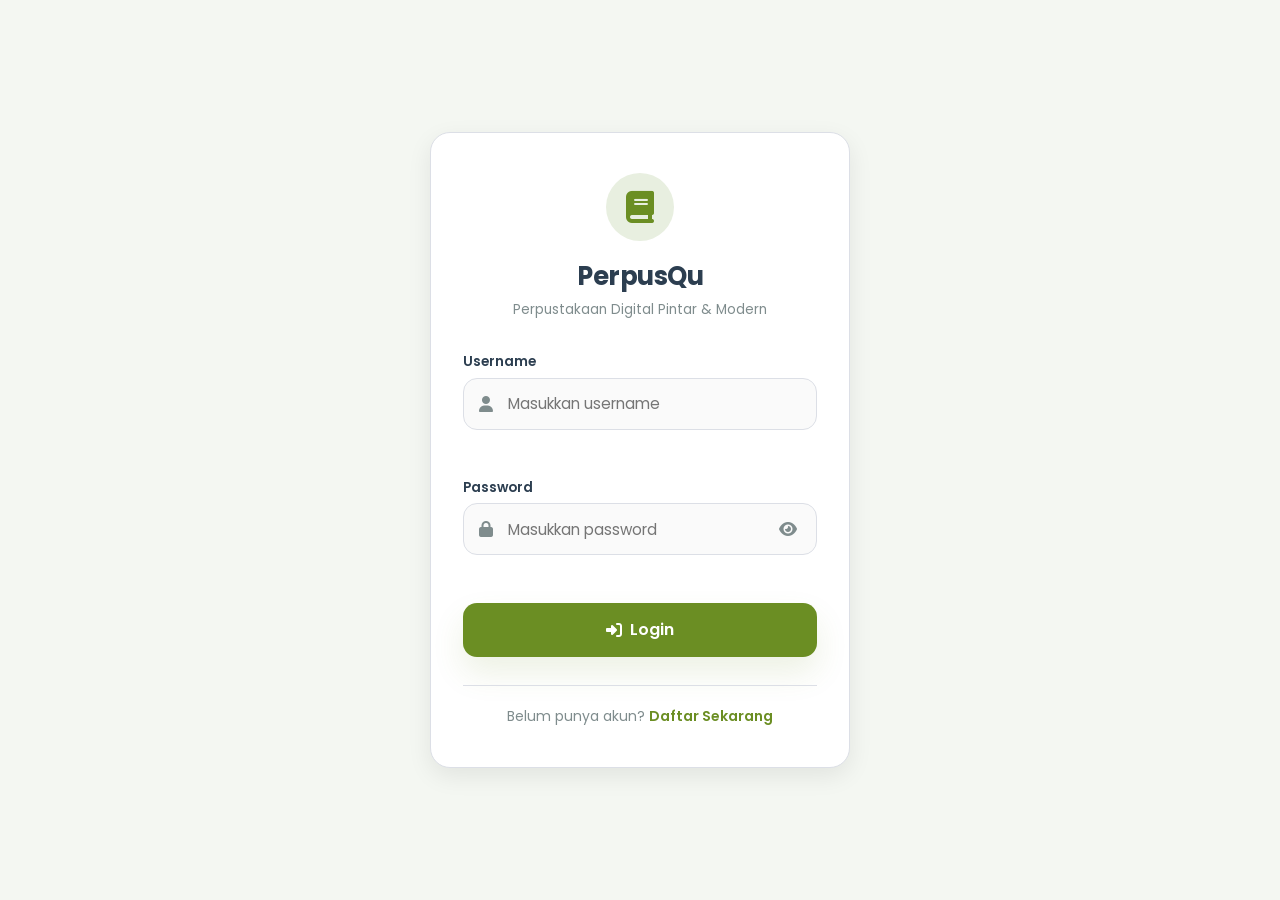
<file: index.html>
<!DOCTYPE html>
<html lang="id">
<head>
    <meta charset="UTF-8">
    <meta name="viewport" content="width=device-width, initial-scale=1.0">
    <title>Dashboard - PerpusQu</title>
    <!-- Google Font Poppins -->
    <link rel="preconnect" href="https://fonts.googleapis.com">
    <link rel="preconnect" href="https://fonts.gstatic.com" crossorigin>
    <link href="https://fonts.googleapis.com/css2?family=Poppins:wght@300;400;500;600;700&display=swap" rel="stylesheet">
    <!-- Font Awesome 6 CDN untuk Ikon Vektor Profesional -->
    <link rel="stylesheet" href="https://cdnjs.cloudflare.com/ajax/libs/font-awesome/6.5.1/css/all.min.css">
    <!-- Stylesheet Utama Dashboard -->
    <link rel="stylesheet" href="index.css">
</head>
<body>

    <!-- Area Header Aplikasi -->
    <header class="app-header">
        <div class="header-left">
            <i class="fa-solid fa-book-open app-logo"></i>
            <div class="brand-info">
                <h1 class="app-title">PerpusQu</h1>
                <p class="user-greeting" id="userGreeting">Halo, Siswa</p>
            </div>
        </div>
        <div class="header-right">
            <!-- Tombol Toggle Light/Dark Mode -->
            <button id="themeToggleBtn" class="theme-toggle-btn" aria-label="Ubah Tema">
                <i id="themeIcon" class="fa-solid fa-moon"></i>
            </button>
            <!-- Foto Profil & Role/Kelas Badge -->
            <div class="user-profile-badge" id="profileBadgeBtn">
                <div class="profile-avatar">
                    <i class="fa-solid fa-circle-user"></i>
                </div>
                <div class="profile-meta">
                    <span class="user-role" id="userRole">Siswa</span>
                    <span class="user-class" id="userClass">XI IPA 1</span>
                </div>
            </div>
        </div>
    </header>

    <!-- Container Konten Utama Dashboard -->
    <main class="dashboard-container">

        <!-- Banner Quotes Berjalan -->
        <section class="quote-banner">
            <i class="fa-solid fa-lightbulb quote-icon"></i>
            <p id="quoteText" class="quote-text">"Membaca adalah jendela dunia."</p>
        </section>

        <!-- Kartu Statistik (Non-Clickable) -->
        <section class="stats-section">
            <h2 class="section-title">Ringkasan Perpustakaan</h2>
            <div class="stats-grid">
                
                <div class="stat-card">
                    <div class="stat-icon-wrapper bg-sage">
                        <i class="fa-solid fa-book stat-icon"></i>
                    </div>
                    <div class="stat-info">
                        <span class="stat-number" id="statTotalBuku">0</span>
                        <span class="stat-label">Total Buku</span>
                    </div>
                </div>

                <div class="stat-card">
                    <div class="stat-icon-wrapper bg-amber">
                        <i class="fa-solid fa-star stat-icon"></i>
                    </div>
                    <div class="stat-info">
                        <span class="stat-number" id="statTotalReview">0</span>
                        <span class="stat-label">Total Review</span>
                    </div>
                </div>

                <div class="stat-card">
                    <div class="stat-icon-wrapper bg-blue">
                        <i class="fa-solid fa-book-open-reader stat-icon"></i>
                    </div>
                    <div class="stat-info">
                        <span class="stat-number" id="statSedangDipinjam">0</span>
                        <span class="stat-label">Sedang Dipinjam</span>
                    </div>
                </div>

                <div class="stat-card">
                    <div class="stat-icon-wrapper bg-rose">
                        <i class="fa-solid fa-fire stat-icon"></i>
                    </div>
                    <div class="stat-info">
                        <span class="stat-number" id="statBukuPopuler">0</span>
                        <span class="stat-label">Buku Populer</span>
                    </div>
                </div>

            </div>
        </section>

        <!-- Menu Utama (Grid Cards) -->
        <section class="menu-section">
            <h2 class="section-title">Menu Utama</h2>
            <div class="menu-grid">
                
                <a href="scan.html" class="menu-card">
                    <div class="menu-icon-box">
                        <i class="fa-solid fa-qrcode menu-icon"></i>
                    </div>
                    <div class="menu-text">
                        <h3>Scan Buku</h3>
                        <p>Pindai kode QR buku</p>
                    </div>
                </a>

                <a href="semuabuku.html" class="menu-card">
                    <div class="menu-icon-box">
                        <i class="fa-solid fa-book menu-icon"></i>
                    </div>
                    <div class="menu-text">
                        <h3>Semua Buku</h3>
                        <p>Eksplor koleksi perpustakaan</p>
                    </div>
                </a>

                <a href="rating.html" class="menu-card">
                    <div class="menu-icon-box">
                        <i class="fa-solid fa-star menu-icon"></i>
                    </div>
                    <div class="menu-text">
                        <h3>Rating</h3>
                        <p>Beri ulasan buku favorit</p>
                    </div>
                </a>

                <a href="riwayat.html" class="menu-card">
                    <div class="menu-icon-box">
                        <i class="fa-solid fa-clock-rotate-left menu-icon"></i>
                    </div>
                    <div class="menu-text">
                        <h3>Riwayat</h3>
                        <p>Catatan peminjaman kamu</p>
                    </div>
                </a>

                <a href="profil.html" class="menu-card menu-card-full">
                    <div class="menu-icon-box">
                        <i class="fa-solid fa-user menu-icon"></i>
                    </div>
                    <div class="menu-text">
                        <h3>Profil Saya</h3>
                        <p>Pengaturan akun dan logout</p>
                    </div>
                </a>

            </div>
        </section>

    </main>

    <!-- Bottom Navigation Bar (Mobile Native Look) -->
    <nav class="bottom-nav">
        <a href="index.html" class="nav-item active">
            <i class="fa-solid fa-house nav-icon"></i>
            <span class="nav-label">Beranda</span>
        </a>
        <a href="scan.html" class="nav-item">
            <i class="fa-solid fa-qrcode nav-icon"></i>
            <span class="nav-label">Scan</span>
        </a>
        <a href="rating.html" class="nav-item">
            <i class="fa-solid fa-star nav-icon"></i>
            <span class="nav-label">Rating</span>
        </a>
        <a href="profil.html" class="nav-item">
            <i class="fa-solid fa-user nav-icon"></i>
            <span class="nav-label">Profil</span>
        </a>
    </nav>

    <!-- Script Utama Dashboard -->
    <script src="index.js"></script>
</body>
</html>
</file>
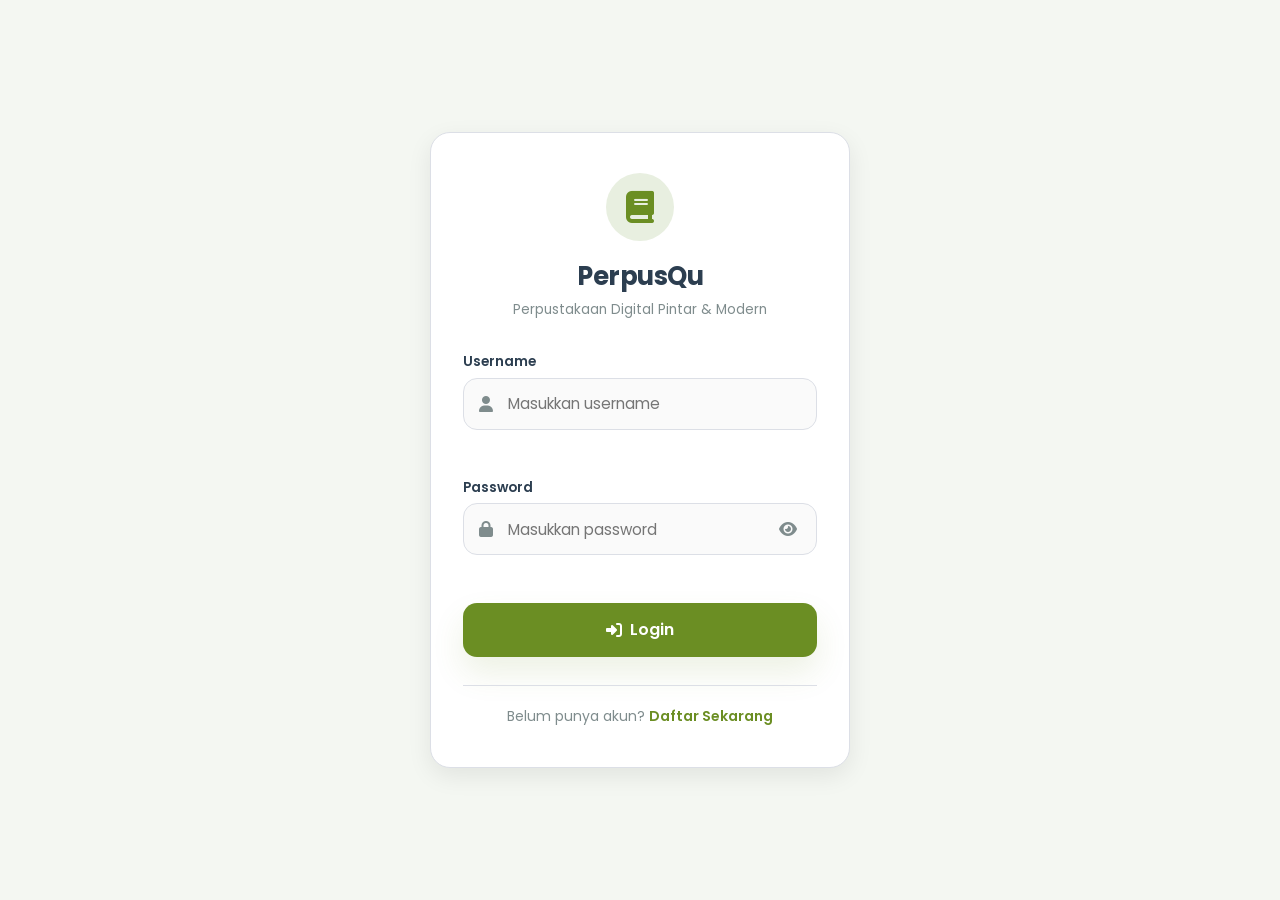
<file: login.html>
<!DOCTYPE html>
<html lang="id">
<head>
  <meta charset="UTF-8">
  <meta name="viewport" content="width=device-width, initial-scale=1.0">
  <title>Login - PerpusQu</title>
  
  <!-- Font Poppins & Font Awesome 6 -->
  <link rel="preconnect" href="https://fonts.googleapis.com">
  <link rel="preconnect" href="https://fonts.gstatic.com" crossorigin>
  <link href="https://fonts.googleapis.com/css2?family=Poppins:wght@300;400;500;600;700&display=swap" rel="stylesheet">
  <link rel="stylesheet" href="https://cdnjs.cloudflare.com/ajax/libs/font-awesome/6.4.0/css/all.min.css">
  
  <!-- CSS Stylesheets -->
  <link rel="stylesheet" href="theme.css">
  <link rel="stylesheet" href="login.css">
</head>
<body>

  <!-- Toast Container -->
  <div id="toast-container"></div>

  <main class="auth-wrapper">
    <div class="auth-card">
      
      <!-- Brand Header -->
      <div class="brand-header">
        <div class="logo-circle">
          <i class="fa-solid fa-book logo-icon"></i>
        </div>
        <h1 class="brand-title">PerpusQu</h1>
        <p class="brand-description">Perpustakaan Digital Pintar & Modern</p>
      </div>

      <!-- Form Login -->
      <form id="loginForm" novalidate>
        
        <!-- Field Username -->
        <div class="form-group">
          <label for="username" class="form-label">Username</label>
          <div class="input-wrapper">
            <i class="fa-solid fa-user input-icon-left"></i>
            <input 
              type="text" 
              id="username" 
              class="form-control" 
              placeholder="Masukkan username" 
              autocomplete="username"
            >
          </div>
          <span class="error-text" id="usernameError"></span>
        </div>

        <!-- Field Password -->
        <div class="form-group">
          <label for="password" class="form-label">Password</label>
          <div class="input-wrapper">
            <i class="fa-solid fa-lock input-icon-left"></i>
            <input 
              type="password" 
              id="password" 
              class="form-control" 
              placeholder="Masukkan password" 
              autocomplete="current-password"
            >
            <button type="button" class="password-toggle" id="togglePasswordBtn" aria-label="Tampilkan password">
              <i class="fa-solid fa-eye" id="passwordIcon"></i>
            </button>
          </div>
          <span class="error-text" id="passwordError"></span>
        </div>

        <!-- Submit Button -->
        <button type="submit" class="btn-primary" id="btnLogin">
          <i class="fa-solid fa-right-to-bracket"></i>
          <span>Login</span>
        </button>

      </form>

      <!-- Footer Navigasi -->
      <div class="auth-footer">
        <p>Belum punya akun? <a href="register.html" class="auth-link">Daftar Sekarang</a></p>
      </div>

    </div>
  </main>

  <!-- JavaScript Scripts -->
  <script src="register.js"></script>
  <script src="login.js"></script>
</body>
</html>
</file>
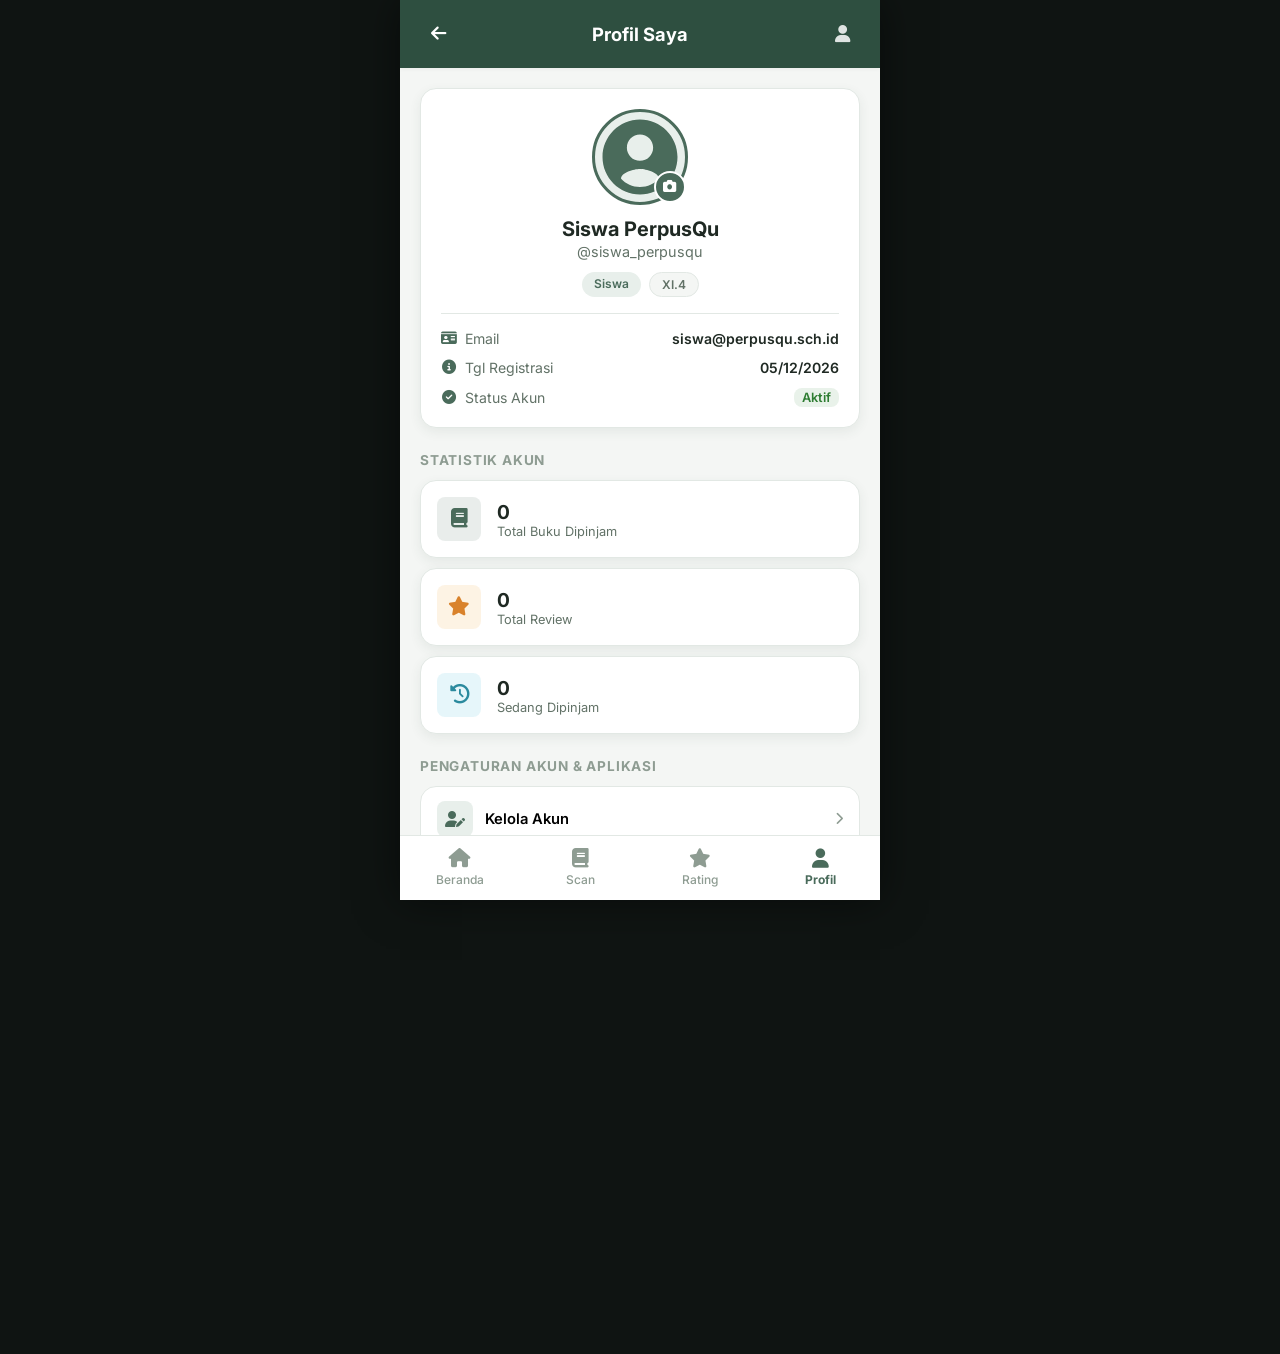
<file: profil.html>
<!DOCTYPE html>
<html lang="id">
<head>
    <meta charset="UTF-8">
    <meta name="viewport" content="width=device-width, initial-scale=1.0">
    <title>Profil PerpusQu</title>
    <!-- Font Awesome 6 -->
    <link rel="stylesheet" href="https://cdnjs.cloudflare.com/ajax/libs/font-awesome/6.4.0/css/all.min.css">
    <!-- Google Fonts Inter -->
    <link rel="preconnect" href="https://fonts.googleapis.com">
    <link rel="preconnect" href="https://fonts.gstatic.com" crossorigin>
    <link href="https://fonts.googleapis.com/css2?family=Inter:wght@400;500;600;700&display=swap" rel="stylesheet">
    <!-- Custom CSS -->
    <link rel="stylesheet" href="profil.css">
</head>
<body>
    <!-- App Container (Mobile Container Max-Width 480px) -->
    <div class="app-container">
        
        <!-- Sticky Header -->
        <header class="app-header">
            <a href="index.html" class="header-btn" id="btnBack">
                <i class="fa-solid fa-arrow-left"></i>
            </a>
            <h1 class="header-title">Profil Saya</h1>
            <div class="header-icon">
                <i class="fa-solid fa-user"></i>
            </div>
        </header>

        <!-- Main Scrollable Content -->
        <main class="main-content">
            
            <!-- Card Informasi Akun -->
            <section class="card profile-info-card">
                <div class="profile-avatar-wrapper">
                    <img id="avatarImage" src="" alt="Foto Profil" class="profile-avatar">
                    <button type="button" class="btn-camera" id="btnChangePhoto" title="Ubah Foto Profil">
                        <i class="fa-solid fa-camera"></i>
                    </button>
                    <input type="file" id="filePhotoInput" accept="image/jpeg, image/jpg, image/png, image/webp" hidden>
                </div>
                
                <div class="photo-actions" id="photoActions" style="display: none;">
                    <button type="button" class="btn-text btn-danger-text" id="btnRemovePhoto">
                        <i class="fa-solid fa-image"></i> Hapus Foto
                    </button>
                </div>

                <h2 class="user-fullname" id="displayFullName">-</h2>
                <p class="user-username" id="displayUsername">@-</p>

                <div class="badge-row">
                    <span class="badge badge-role" id="displayRole">-</span>
                    <span class="badge badge-class" id="displayClass">-</span>
                </div>

                <hr class="divider">

                <div class="info-list">
                    <div class="info-item">
                        <span class="info-label"><i class="fa-solid fa-id-card"></i> Email</span>
                        <span class="info-value" id="displayEmail">-</span>
                    </div>
                    <div class="info-item">
                        <span class="info-label"><i class="fa-solid fa-circle-info"></i> Tgl Registrasi</span>
                        <span class="info-value" id="displayRegDate">-</span>
                    </div>
                    <div class="info-item">
                        <span class="info-label"><i class="fa-solid fa-circle-check"></i> Status Akun</span>
                        <span class="info-value status-active">Aktif</span>
                    </div>
                </div>
            </section>

            <!-- Card Statistik Akun -->
            <section class="section-title">Statistik Akun</section>
            <div class="stats-grid">
                <div class="card stat-card">
                    <div class="stat-icon icon-book">
                        <i class="fa-solid fa-book"></i>
                    </div>
                    <div class="stat-info">
                        <span class="stat-value" id="statTotalBorrowed">0</span>
                        <span class="stat-label">Total Buku Dipinjam</span>
                    </div>
                </div>
                <div class="card stat-card">
                    <div class="stat-icon icon-star">
                        <i class="fa-solid fa-star"></i>
                    </div>
                    <div class="stat-info">
                        <span class="stat-value" id="statTotalReviews">0</span>
                        <span class="stat-label">Total Review</span>
                    </div>
                </div>
                <div class="card stat-card">
                    <div class="stat-icon icon-clock">
                        <i class="fa-solid fa-clock-rotate-left"></i>
                    </div>
                    <div class="stat-info">
                        <span class="stat-value" id="statCurrentlyBorrowed">0</span>
                        <span class="stat-label">Sedang Dipinjam</span>
                    </div>
                </div>
            </div>

            <!-- Menu Pengaturan -->
            <section class="section-title">Pengaturan Akun & Aplikasi</section>
            <div class="menu-list">
                <!-- Menu Kelola Akun -->
                <button type="button" class="menu-item" id="btnOpenAccountModal">
                    <div class="menu-left">
                        <div class="menu-icon icon-green"><i class="fa-solid fa-user-pen"></i></div>
                        <span class="menu-text">Kelola Akun</span>
                    </div>
                    <i class="fa-solid fa-chevron-right menu-arrow"></i>
                </button>

                <!-- Menu Ubah Password -->
                <button type="button" class="menu-item" id="btnOpenPasswordModal">
                    <div class="menu-left">
                        <div class="menu-icon icon-orange"><i class="fa-solid fa-lock"></i></div>
                        <span class="menu-text">Ubah Password</span>
                    </div>
                    <i class="fa-solid fa-chevron-right menu-arrow"></i>
                </button>

                <!-- Menu Pengaturan Tema -->
                <button type="button" class="menu-item" id="btnOpenThemeModal">
                    <div class="menu-left">
                        <div class="menu-icon icon-purple"><i class="fa-solid fa-palette"></i></div>
                        <span class="menu-text">Pengaturan Tema</span>
                    </div>
                    <div class="menu-right">
                        <span class="menu-subtext" id="currentThemeLabel">Light Mode</span>
                        <i class="fa-solid fa-chevron-right menu-arrow"></i>
                    </div>
                </button>

                <!-- Menu Bantuan -->
                <button type="button" class="menu-item" id="btnOpenHelpModal">
                    <div class="menu-left">
                        <div class="menu-icon icon-blue"><i class="fa-solid fa-circle-question"></i></div>
                        <span class="menu-text">Bantuan</span>
                    </div>
                    <i class="fa-solid fa-chevron-right menu-arrow"></i>
                </button>

                <!-- Menu Logout -->
                <button type="button" class="menu-item menu-item-danger" id="btnOpenLogoutModal">
                    <div class="menu-left">
                        <div class="menu-icon icon-red"><i class="fa-solid fa-right-from-bracket"></i></div>
                        <span class="menu-text">Logout</span>
                    </div>
                    <i class="fa-solid fa-chevron-right menu-arrow"></i>
                </button>
            </div>

            <!-- Card Tentang PerpusQu -->
            <section class="section-title">Informasi Aplikasi</section>
            <div class="card about-card">
                <div class="about-header">
                    <div class="about-logo">
                        <i class="fa-solid fa-book-open"></i>
                    </div>
                    <div class="about-title-group">
                        <h3 class="about-name">PerpusQu</h3>
                        <span class="about-version">Versi 1.0</span>
                    </div>
                </div>
                <p class="about-description">
                    PerpusQu merupakan website perpustakaan digital sederhana yang dibuat oleh Kelompok 7 kelas XI.4 sebagai proyek tugas mata pelajaran Informatika. Website ini dirancang untuk membantu proses pengelolaan perpustakaan agar lebih mudah, cepat, dan efisien bagi siswa maupun petugas perpustakaan.
                </p>
            </div>

        </main>

        <!-- Bottom Navigation -->
        <nav class="bottom-nav">
            <a href="index.html" class="nav-item">
                <i class="fa-solid fa-house"></i>
                <span>Beranda</span>
            </a>
            <a href="scan.html" class="nav-item">
                <i class="fa-solid fa-book"></i>
                <span>Scan</span>
            </a>
            <a href="rating.html" class="nav-item">
                <i class="fa-solid fa-star"></i>
                <span>Rating</span>
            </a>
            <a href="profil.html" class="nav-item active">
                <i class="fa-solid fa-user"></i>
                <span>Profil</span>
            </a>
        </nav>

    </div>

    <!-- MODAL: Kelola Akun -->
    <div class="modal-overlay" id="modalAccount">
        <div class="modal-card">
            <div class="modal-header">
                <h3>Kelola Akun</h3>
                <button type="button" class="modal-close" id="btnCloseAccountModal"><i class="fa-solid fa-circle-xmark"></i></button>
            </div>
            <form id="formAccount" class="modal-body">
                <div class="form-group">
                    <label for="editFullName">Nama Lengkap</label>
                    <input type="text" id="editFullName" class="form-control" placeholder="Masukkan nama lengkap" required>
                </div>
                <div class="form-group">
                    <label for="editUsername">Username</label>
                    <input type="text" id="editUsername" class="form-control" placeholder="Masukkan username" required>
                </div>
                <div class="form-group">
                    <label for="editClass">Kelas</label>
                    <input type="text" id="editClass" class="form-control" placeholder="Contoh: XI.4" required>
                </div>
                <div class="form-group">
                    <label for="editEmail">Email</label>
                    <input type="email" id="editEmail" class="form-control" placeholder="Masukkan email" required>
                </div>
                <div class="modal-footer">
                    <button type="button" class="btn btn-secondary" id="btnCancelAccount">Batal</button>
                    <button type="submit" class="btn btn-primary">Simpan Perubahan</button>
                </div>
            </form>
        </div>
    </div>

    <!-- MODAL: Ubah Password -->
    <div class="modal-overlay" id="modalPassword">
        <div class="modal-card">
            <div class="modal-header">
                <h3>Ubah Password</h3>
                <button type="button" class="modal-close" id="btnClosePasswordModal"><i class="fa-solid fa-circle-xmark"></i></button>
            </div>
            <form id="formPassword" class="modal-body">
                <div class="form-group">
                    <label for="oldPassword">Password Lama</label>
                    <div class="input-password-group">
                        <input type="password" id="oldPassword" class="form-control" placeholder="Masukkan password lama" required>
                        <button type="button" class="btn-toggle-pw" data-target="oldPassword">
                            <i class="fa-solid fa-eye"></i>
                        </button>
                    </div>
                </div>
                <div class="form-group">
                    <label for="newPassword">Password Baru (Min. 8 Karakter)</label>
                    <div class="input-password-group">
                        <input type="password" id="newPassword" class="form-control" placeholder="Masukkan password baru" minlength="8" required>
                        <button type="button" class="btn-toggle-pw" data-target="newPassword">
                            <i class="fa-solid fa-eye"></i>
                        </button>
                    </div>
                </div>
                <div class="form-group">
                    <label for="confirmPassword">Konfirmasi Password Baru</label>
                    <div class="input-password-group">
                        <input type="password" id="confirmPassword" class="form-control" placeholder="Ulangi password baru" minlength="8" required>
                        <button type="button" class="btn-toggle-pw" data-target="confirmPassword">
                            <i class="fa-solid fa-eye"></i>
                        </button>
                    </div>
                </div>
                <div class="modal-footer">
                    <button type="button" class="btn btn-secondary" id="btnCancelPassword">Batal</button>
                    <button type="submit" class="btn btn-primary">Ubah Password</button>
                </div>
            </form>
        </div>
    </div>

    <!-- MODAL: Pengaturan Tema -->
    <div class="modal-overlay" id="modalTheme">
        <div class="modal-card">
            <div class="modal-header">
                <h3>Pengaturan Tema</h3>
                <button type="button" class="modal-close" id="btnCloseThemeModal"><i class="fa-solid fa-circle-xmark"></i></button>
            </div>
            <div class="modal-body">
                <p class="modal-desc">Pilih tampilan antarmuka yang paling nyaman untuk Anda.</p>
                <div class="theme-options">
                    <button type="button" class="theme-option-btn" id="btnThemeLight">
                        <i class="fa-solid fa-sun icon-sun"></i>
                        <span>Light Mode</span>
                        <i class="fa-solid fa-circle-check check-mark"></i>
                    </button>
                    <button type="button" class="theme-option-btn" id="btnThemeDark">
                        <i class="fa-solid fa-moon icon-moon"></i>
                        <span>Dark Mode</span>
                        <i class="fa-solid fa-circle-check check-mark"></i>
                    </button>
                </div>
            </div>
        </div>
    </div>

    <!-- MODAL: Bantuan -->
    <div class="modal-overlay" id="modalHelp">
        <div class="modal-card">
            <div class="modal-header">
                <h3>Cara Menggunakan PerpusQu</h3>
                <button type="button" class="modal-close" id="btnCloseHelpModal"><i class="fa-solid fa-circle-xmark"></i></button>
            </div>
            <div class="modal-body">
                <ol class="help-list">
                    <li><strong>Login Akun:</strong> Masuk ke aplikasi menggunakan username dan password Anda.</li>
                    <li><strong>Scan Buku:</strong> Gunakan menu Scan untuk memindai kode QR atau barcode pada buku.</li>
                    <li><strong>Pinjam Buku:</strong> Konfirmasi peminjaman buku melalui aplikasi saat berada di perpustakaan.</li>
                    <li><strong>Lihat Riwayat:</strong> Cek status dan riwayat buku yang dipinjam melalui Dashboard.</li>
                    <li><strong>Berikan Rating:</strong> Bagikan ulasan dan penilaian buku melalui menu Rating.</li>
                    <li><strong>Logout:</strong> Keluar dari akun Anda secara aman melalui menu Profil.</li>
                </ol>
            </div>
            <div class="modal-footer">
                <button type="button" class="btn btn-primary" id="btnOkHelp">Tutup</button>
            </div>
        </div>
    </div>

    <!-- MODAL: Konfirmasi Logout -->
    <div class="modal-overlay" id="modalLogout">
        <div class="modal-card">
            <div class="modal-header">
                <h3>Konfirmasi Logout</h3>
                <button type="button" class="modal-close" id="btnCloseLogoutModal"><i class="fa-solid fa-circle-xmark"></i></button>
            </div>
            <div class="modal-body">
                <p class="modal-desc">Apakah Anda yakin ingin keluar dari akun?</p>
            </div>
            <div class="modal-footer">
                <button type="button" class="btn btn-secondary" id="btnCancelLogout">Batal</button>
                <button type="button" class="btn btn-danger" id="btnConfirmLogout">Logout</button>
            </div>
        </div>
    </div>

    <!-- Toast Notification Container -->
    <div id="toastContainer" class="toast-container"></div>

    <!-- Custom JavaScript -->
    <script src="profil.js"></script>
</body>
</html>
</file>
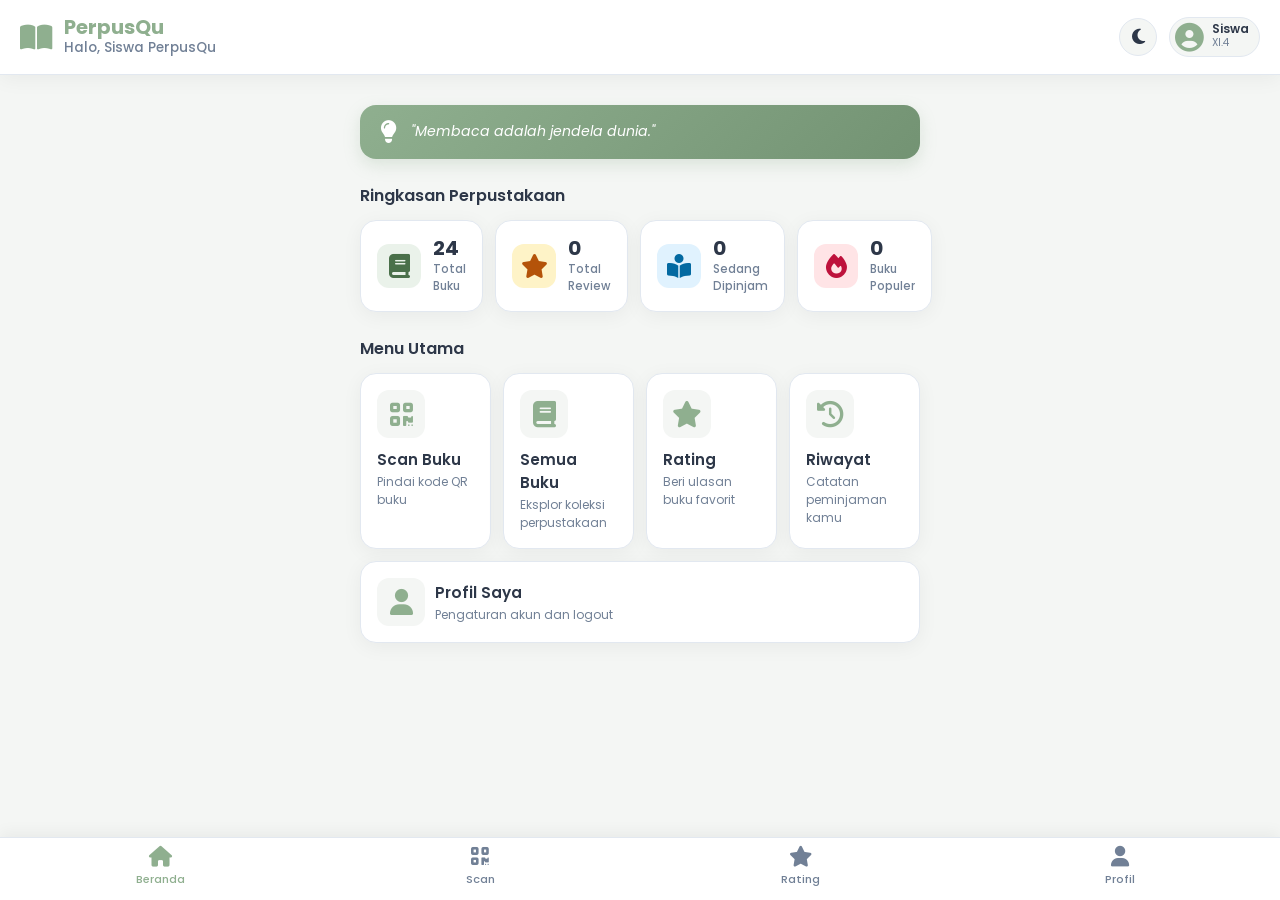
<file: register.html>
<!DOCTYPE html>
<html lang="id">
<head>
  <meta charset="UTF-8">
  <meta name="viewport" content="width=device-width, initial-scale=1.0">
  <title>Daftar Akun Baru - PerpusQu</title>
  
  <!-- Font Poppins & Font Awesome 6 -->
  <link rel="preconnect" href="https://fonts.googleapis.com">
  <link rel="preconnect" href="https://fonts.gstatic.com" crossorigin>
  <link href="https://fonts.googleapis.com/css2?family=Poppins:wght@300;400;500;600;700&display=swap" rel="stylesheet">
  <link rel="stylesheet" href="https://cdnjs.cloudflare.com/ajax/libs/font-awesome/6.4.0/css/all.min.css">
  
  <!-- CSS Stylesheets -->
  <link rel="stylesheet" href="theme.css">
  <link rel="stylesheet" href="register.css">
</head>
<body>

  <!-- Toast Container -->
  <div id="toast-container"></div>

  <main class="auth-wrapper">
    <div class="auth-card">
      
      <!-- Header Registrasi -->
      <div class="brand-header">
        <div class="logo-circle">
          <i class="fa-solid fa-user-plus logo-icon"></i>
        </div>
        <h1 class="brand-title">Buat Akun Baru</h1>
        <p class="brand-description">Bergabunglah untuk menikmati layanan PerpusQu</p>
      </div>

      <!-- Form Register -->
      <form id="registerForm" novalidate>
        
        <!-- Field Nama Lengkap -->
        <div class="form-group">
          <label for="regNama" class="form-label">Nama Lengkap</label>
          <div class="input-wrapper">
            <i class="fa-solid fa-user input-icon-left"></i>
            <input 
              type="text" 
              id="regNama" 
              class="form-control" 
              placeholder="Masukkan nama lengkap"
            >
          </div>
          <span class="error-text" id="namaError"></span>
        </div>

        <!-- Field Username -->
        <div class="form-group">
          <label for="regUsername" class="form-label">Username</label>
          <div class="input-wrapper">
            <i class="fa-solid fa-user input-icon-left"></i>
            <input 
              type="text" 
              id="regUsername" 
              class="form-control" 
              placeholder="Buat username unik"
              autocomplete="username"
            >
          </div>
          <span class="error-text" id="usernameError"></span>
        </div>

        <!-- Field Kelas (Input Text) -->
        <div class="form-group">
          <label for="regKelas" class="form-label">Kelas</label>
          <div class="input-wrapper">
            <i class="fa-solid fa-book input-icon-left"></i>
            <input 
              type="text" 
              id="regKelas" 
              class="form-control" 
              placeholder="Contoh: XI.4 atau XI IPA 1"
            >
          </div>
          <span class="error-text" id="kelasError"></span>
        </div>

        <!-- Field Password -->
        <div class="form-group">
          <label for="regPassword" class="form-label">Password</label>
          <div class="input-wrapper">
            <i class="fa-solid fa-lock input-icon-left"></i>
            <input 
              type="password" 
              id="regPassword" 
              class="form-control" 
              placeholder="Minimal 8 karakter"
              autocomplete="new-password"
            >
            <button type="button" class="password-toggle" id="toggleRegPasswordBtn" aria-label="Tampilkan password">
              <i class="fa-solid fa-eye" id="regPasswordIcon"></i>
            </button>
          </div>
          <span class="error-text" id="passwordError"></span>
        </div>

        <!-- Field Konfirmasi Password -->
        <div class="form-group">
          <label for="regConfirmPassword" class="form-label">Konfirmasi Password</label>
          <div class="input-wrapper">
            <i class="fa-solid fa-lock input-icon-left"></i>
            <input 
              type="password" 
              id="regConfirmPassword" 
              class="form-control" 
              placeholder="Ulangi password"
              autocomplete="new-password"
            >
            <button type="button" class="password-toggle" id="toggleConfirmPasswordBtn" aria-label="Tampilkan konfirmasi password">
              <i class="fa-solid fa-eye" id="confirmPasswordIcon"></i>
            </button>
          </div>
          <span class="error-text" id="confirmPasswordError"></span>
        </div>

        <!-- Submit Button -->
        <button type="submit" class="btn-primary" id="btnRegister">
          <i class="fa-solid fa-user-plus"></i>
          <span>Daftar</span>
        </button>

      </form>

      <!-- Footer Navigasi -->
      <div class="auth-footer">
        <p>Sudah punya akun? <a href="login.html" class="auth-link">Masuk</a></p>
      </div>

    </div>
  </main>

  <!-- JavaScript Scripts -->
  <script src="register.js"></script>
</body>
</html>
</file>
<file: index.css>
/**
 * STYLESHEET DASHBOARD PERPUSQU
 * Identitas Warna: Sage Green (#8FAF8F), Light Mode & Dark Mode Support
 * Penyesuaian Ikon Font Awesome Vektor Sesuai Proporsi
 */

/* Variable Warna & Identitas Theme */
:root {
    --bg-color: #f4f6f4;
    --card-bg: #ffffff;
    --text-primary: #2d3748;
    --text-secondary: #718096;
    --primary-sage: #8FAF8F;
    --primary-sage-hover: #7b9e7b;
    --border-color: #e2e8f0;
    --shadow-soft: 0 4px 20px rgba(0, 0, 0, 0.05);
    --shadow-hover: 0 8px 25px rgba(0, 0, 0, 0.1);
    
    /* Warna Aksesibilitas Badge Statistik */
    --badge-sage-bg: #eaf2ea;
    --badge-sage-text: #4a704a;
    --badge-amber-bg: #fef3c7;
    --badge-amber-text: #b45309;
    --badge-blue-bg: #e0f2fe;
    --badge-blue-text: #0369a1;
    --badge-rose-bg: #ffe4e6;
    --badge-rose-text: #be123c;
}

/* Dark Mode Color Variable Overrides */
[data-theme="dark"] {
    --bg-color: #121814;
    --card-bg: #1e2621;
    --text-primary: #f0f4f1;
    --text-secondary: #a0aec0;
    --primary-sage: #8FAF8F;
    --border-color: #2d3830;
    --shadow-soft: 0 4px 20px rgba(0, 0, 0, 0.3);
    --shadow-hover: 0 8px 25px rgba(0, 0, 0, 0.4);

    --badge-sage-bg: #28382c;
    --badge-sage-text: #a3c2a3;
    --badge-amber-bg: #3d301a;
    --badge-amber-text: #fcd34d;
    --badge-blue-bg: #1a2f3d;
    --badge-blue-text: #7dd3fc;
    --badge-rose-bg: #3d1a20;
    --badge-rose-text: #fda4af;
}

/* Reset Dasar */
* {
    margin: 0;
    padding: 0;
    box-sizing: border-box;
    font-family: 'Poppins', sans-serif;
    -webkit-tap-highlight-color: transparent;
}

body {
    background-color: var(--bg-color);
    color: var(--text-primary);
    min-height: 100vh;
    padding-bottom: 80px; /* Jarak untuk Bottom Navigation */
    transition: background-color 0.3s ease, color 0.3s ease;
}

/* Header Aplikasi */
.app-header {
    background-color: var(--card-bg);
    padding: 16px 20px;
    display: flex;
    justify-content: space-between;
    align-items: center;
    border-bottom: 1px solid var(--border-color);
    position: sticky;
    top: 0;
    z-index: 90;
    box-shadow: var(--shadow-soft);
    transition: background-color 0.3s ease;
}

.header-left {
    display: flex;
    align-items: center;
    gap: 12px;
}

/* Ukuran Proporsional Logo PerpusQu Header */
.app-logo {
    font-size: 1.8rem;
    color: var(--primary-sage);
}

.app-title {
    font-size: 1.25rem;
    font-weight: 700;
    color: var(--primary-sage);
    line-height: 1.1;
}

.user-greeting {
    font-size: 0.85rem;
    color: var(--text-secondary);
    font-weight: 500;
}

.header-right {
    display: flex;
    align-items: center;
    gap: 12px;
}

/* Tombol Mode Terang / Gelap */
.theme-toggle-btn {
    background: var(--bg-color);
    border: 1px solid var(--border-color);
    width: 38px;
    height: 38px;
    border-radius: 50%;
    display: flex;
    align-items: center;
    justify-content: center;
    font-size: 1.1rem;
    color: var(--text-primary);
    cursor: pointer;
    transition: transform 0.2s ease, background-color 0.3s ease, color 0.3s ease;
}

.theme-toggle-btn:active {
    transform: scale(0.9);
}

/* Badge Profile User */
.user-profile-badge {
    display: flex;
    align-items: center;
    gap: 8px;
    background-color: var(--bg-color);
    padding: 4px 10px 4px 4px;
    border-radius: 30px;
    border: 1px solid var(--border-color);
}

.profile-avatar {
    width: 30px;
    height: 30px;
    color: var(--primary-sage);
    display: flex;
    align-items: center;
    justify-content: center;
    font-size: 1.8rem;
}

.profile-meta {
    display: flex;
    flex-direction: column;
    text-align: left;
}

.user-role {
    font-size: 0.75rem;
    font-weight: 600;
    color: var(--text-primary);
    line-height: 1;
}

.user-class {
    font-size: 0.65rem;
    color: var(--text-secondary);
}

/* Container Dashboard */
.dashboard-container {
    max-width: 600px;
    margin: 0 auto;
    padding: 20px 16px;
    display: flex;
    flex-direction: column;
    gap: 24px;
}

/* Banner Quotes Berjalan */
.quote-banner {
    background: linear-gradient(135deg, var(--primary-sage) 0%, #739373 100%);
    color: #ffffff;
    padding: 16px 20px;
    border-radius: 16px;
    display: flex;
    align-items: center;
    gap: 14px;
    box-shadow: 0 6px 16px rgba(143, 175, 143, 0.25);
}

.quote-icon {
    font-size: 1.4rem;
    flex-shrink: 0;
}

.quote-text {
    font-size: 0.88rem;
    font-style: italic;
    font-weight: 400;
    line-height: 1.4;
    transition: opacity 0.5s ease-in-out;
}

.quote-fade {
    opacity: 0;
}

/* Judul Bagian */
.section-title {
    font-size: 1rem;
    font-weight: 600;
    margin-bottom: 12px;
    color: var(--text-primary);
}

/* Section Statistik (Non-Clickable) */
.stats-grid {
    display: grid;
    grid-template-columns: repeat(2, 1fr);
    gap: 12px;
}

.stat-card {
    background-color: var(--card-bg);
    border-radius: 16px;
    padding: 16px;
    display: flex;
    align-items: center;
    gap: 12px;
    border: 1px solid var(--border-color);
    box-shadow: var(--shadow-soft);
    cursor: default; /* Non-clickable */
    user-select: none;
    transition: background-color 0.3s ease;
}

.stat-icon-wrapper {
    width: 44px;
    height: 44px;
    border-radius: 12px;
    display: flex;
    align-items: center;
    justify-content: center;
    flex-shrink: 0;
}

/* Proporsi Ukuran Ikon Statistik Font Awesome (24px-28px) */
.stat-icon {
    font-size: 1.5rem; /* ~24px */
}

.bg-sage { background-color: var(--badge-sage-bg); color: var(--badge-sage-text); }
.bg-amber { background-color: var(--badge-amber-bg); color: var(--badge-amber-text); }
.bg-blue { background-color: var(--badge-blue-bg); color: var(--badge-blue-text); }
.bg-rose { background-color: var(--badge-rose-bg); color: var(--badge-rose-text); }

.stat-info {
    display: flex;
    flex-direction: column;
}

.stat-number {
    font-size: 1.25rem;
    font-weight: 700;
    color: var(--text-primary);
    line-height: 1.1;
}

.stat-label {
    font-size: 0.72rem;
    color: var(--text-secondary);
    font-weight: 500;
    margin-top: 2px;
}

/* Section Menu Utama */
.menu-grid {
    display: grid;
    grid-template-columns: repeat(2, 1fr);
    gap: 12px;
}

.menu-card {
    background-color: var(--card-bg);
    border-radius: 16px;
    padding: 16px;
    text-decoration: none;
    border: 1px solid var(--border-color);
    box-shadow: var(--shadow-soft);
    display: flex;
    flex-direction: column;
    gap: 10px;
    transition: transform 0.2s ease, box-shadow 0.2s ease, background-color 0.3s ease;
}

/* Scale Animation saat Card Disentuh/Ditekan */
.menu-card:hover {
    transform: translateY(-2px) scale(1.02);
    box-shadow: var(--shadow-hover);
}

.menu-card:active {
    transform: scale(0.97);
}

.menu-card-full {
    grid-column: span 2;
    flex-direction: row;
    align-items: center;
}

.menu-icon-box {
    width: 48px;
    height: 48px;
    background-color: var(--bg-color);
    border-radius: 12px;
    display: flex;
    align-items: center;
    justify-content: center;
}

/* Proporsi Ukuran Ikon Menu Font Awesome (26px-30px) */
.menu-icon {
    font-size: 1.65rem; /* ~26px - 28px */
    color: var(--primary-sage);
}

.menu-text h3 {
    font-size: 0.95rem;
    font-weight: 600;
    color: var(--text-primary);
}

.menu-text p {
    font-size: 0.75rem;
    color: var(--text-secondary);
    margin-top: 2px;
}

/* Bottom Navigation Bar */
.bottom-nav {
    position: fixed;
    bottom: 0;
    left: 0;
    right: 0;
    background-color: var(--card-bg);
    border-top: 1px solid var(--border-color);
    display: flex;
    justify-content: space-around;
    padding: 8px 0 12px 0;
    z-index: 100;
    box-shadow: 0 -4px 15px rgba(0, 0, 0, 0.05);
    transition: background-color 0.3s ease;
}

.nav-item {
    display: flex;
    flex-direction: column;
    align-items: center;
    text-decoration: none;
    color: var(--text-secondary);
    gap: 4px;
    width: 25%;
    transition: color 0.2s ease, transform 0.15s ease;
}

/* Proporsi Ukuran Ikon Navigasi Bawah (20px-22px) */
.nav-icon {
    font-size: 1.3rem; /* ~21px */
}

.nav-label {
    font-size: 0.7rem;
    font-weight: 500;
}

.nav-item.active {
    color: var(--primary-sage);
}

.nav-item:active {
    transform: scale(0.9);
}

/* Desktop Responsiveness */
@media (min-width: 768px) {
    .dashboard-container {
        padding: 30px 20px;
    }

    .stats-grid {
        grid-template-columns: repeat(4, 1fr);
    }

    .menu-grid {
        grid-template-columns: repeat(4, 1fr);
    }

    .menu-card-full {
        grid-column: span 4;
    }
}
</file>
<file: theme.css>
/* ==========================================================================
   PerpusQu - System Design Tokens & Global CSS
   Theme: Sage Green Palette, Responsive & Clean UI
   ========================================================================== */

:root {
  /* Palette Warna - Sage Green & Neutral */
  --primary-color: #6b8e23;          /* Sage Green utama */
  --primary-hover: #55701c;          /* Sage Green Gelap saat Hover */
  --primary-light: #e8efe0;          /* Sage Green Soft Accent */
  
  --bg-color: #f4f7f2;               /* Latar Belakang Terang */
  --card-bg: #ffffff;                /* Latar Belakang Card/Kontainer */
  --text-color: #2c3e50;             /* Teks Utama */
  --text-muted: #7f8c8d;            /* Teks Sekunder/Muted */
  --border-color: #dcdfe6;          /* Warna Garis Border */
  --input-bg: #fafafa;               /* Latar Belakang Input Field */
  
  /* Indicators & States */
  --error-color: #e74c3c;            /* Pesan Error / Aksi Bahaya */
  --error-bg: #fde8e8;               /* Background Pesan Error */
  --success-color: #2ecc71;          /* Pesan Sukses */
  --success-bg: #e8f8f0;             /* Background Pesan Sukses */
  --warning-color: #f39c12;          /* Peringatan */
  
  /* Typography & Layout */
  --font-family: 'Poppins', -apple-system, BlinkMacSystemFont, "Segoe UI", Roboto, sans-serif;
  --radius-sm: 8px;
  --radius-md: 14px;
  --radius-lg: 20px;
  --radius-full: 9999px;
  
  /* Shadow Elevation */
  --shadow-sm: 0 2px 8px rgba(0, 0, 0, 0.04);
  --shadow-md: 0 8px 24px rgba(0, 0, 0, 0.08);
  --shadow-lg: 0 16px 32px rgba(107, 142, 35, 0.12);
  
  /* Transitions */
  --transition-fast: 0.2s ease;
  --transition-normal: 0.3s ease;
}

/* Dark Theme Variables */
[data-theme="dark"] {
  --bg-color: #121814;
  --card-bg: #1e2620;
  --text-color: #e0e6e1;
  --text-muted: #94a396;
  --border-color: #2d3830;
  --input-bg: #161d18;
  --primary-light: #253326;
  --shadow-sm: 0 2px 8px rgba(0, 0, 0, 0.2);
  --shadow-md: 0 8px 24px rgba(0, 0, 0, 0.3);
  --shadow-lg: 0 16px 32px rgba(0, 0, 0, 0.4);
}

/* Base Reset & Styles */
* {
  margin: 0;
  padding: 0;
  box-sizing: border-box;
  font-family: var(--font-family);
  -webkit-tap-highlight-color: transparent;
}

body {
  background-color: var(--bg-color);
  color: var(--text-color);
  min-height: 100vh;
  display: flex;
  flex-direction: column;
  justify-content: center;
  align-items: center;
  transition: background-color var(--transition-normal), color var(--transition-normal);
  padding: 1.5rem 1rem;
}

/* Component: Toast Notifications */
#toast-container {
  position: fixed;
  top: 1.5rem;
  right: 1.5rem;
  z-index: 9999;
  display: flex;
  flex-direction: column;
  gap: 0.75rem;
  pointer-events: none;
}

.toast {
  pointer-events: auto;
  min-width: 280px;
  max-width: 360px;
  background-color: var(--card-bg);
  color: var(--text-color);
  padding: 1rem 1.25rem;
  border-radius: var(--radius-md);
  box-shadow: var(--shadow-md);
  display: flex;
  align-items: center;
  gap: 0.75rem;
  border-left: 5px solid var(--primary-color);
  opacity: 0;
  transform: translateY(-20px);
  transition: opacity var(--transition-normal), transform var(--transition-normal);
  font-size: 0.9rem;
  font-weight: 500;
}

.toast.show {
  opacity: 1;
  transform: translateY(0);
}

.toast-icon {
  font-size: 1.25rem;
}

.toast-success {
  border-left-color: var(--success-color);
}
.toast-success .toast-icon {
  color: var(--success-color);
}

.toast-error {
  border-left-color: var(--error-color);
}
.toast-error .toast-icon {
  color: var(--error-color);
}

.toast-warning {
  border-left-color: var(--warning-color);
}
.toast-warning .toast-icon {
  color: var(--warning-color);
}

/* Global Form Elements */
.form-group {
  display: flex;
  flex-direction: column;
  gap: 0.35rem;
  margin-bottom: 1.25rem;
  position: relative;
}

.form-label {
  font-size: 0.85rem;
  font-weight: 600;
  color: var(--text-color);
}

.input-wrapper {
  position: relative;
  display: flex;
  align-items: center;
}

.input-icon-left {
  position: absolute;
  left: 1rem;
  color: var(--text-muted);
  font-size: 1rem;
  transition: color var(--transition-fast);
}

.form-control {
  width: 100%;
  padding: 0.85rem 1rem 0.85rem 2.75rem;
  background-color: var(--input-bg);
  border: 1.5px solid var(--border-color);
  border-radius: var(--radius-md);
  color: var(--text-color);
  font-size: 0.95rem;
  outline: none;
  transition: border-color var(--transition-fast), box-shadow var(--transition-fast);
}

.form-control:focus {
  border-color: var(--primary-color);
  box-shadow: 0 0 0 4px var(--primary-light);
}

.form-control:focus + .input-icon-left,
.form-control:focus ~ .input-icon-left {
  color: var(--primary-color);
}

.password-toggle {
  position: absolute;
  right: 1rem;
  background: none;
  border: none;
  color: var(--text-muted);
  cursor: pointer;
  padding: 0.25rem;
  font-size: 1rem;
  transition: color var(--transition-fast);
}

.password-toggle:hover {
  color: var(--primary-color);
}

.error-text {
  font-size: 0.75rem;
  color: var(--error-color);
  min-height: 18px;
  display: block;
  margin-top: 0.25rem;
}

/* Main Action Button */
.btn-primary {
  width: 100%;
  padding: 0.9rem;
  background-color: var(--primary-color);
  color: #ffffff;
  border: none;
  border-radius: var(--radius-md);
  font-size: 1rem;
  font-weight: 600;
  cursor: pointer;
  display: flex;
  justify-content: center;
  align-items: center;
  gap: 0.5rem;
  box-shadow: var(--shadow-lg);
  transition: background-color var(--transition-fast), transform var(--transition-fast), box-shadow var(--transition-fast);
}

.btn-primary:hover {
  background-color: var(--primary-hover);
  transform: translateY(-2px);
}

.btn-primary:active {
  transform: translateY(0);
}

/* Responsiveness Utility */
@media (max-width: 480px) {
  #toast-container {
    top: 1rem;
    right: 1rem;
    left: 1rem;
  }
  .toast {
    min-width: 100%;
  }
}
</file>
<file: login.css>
/* ==========================================================================
   PerpusQu - Login Screen Styles
   Mobile-first, clean, modern responsive design
   ========================================================================== */

.auth-wrapper {
  width: 100%;
  max-width: 420px;
  display: flex;
  justify-content: center;
  align-items: center;
}

.auth-card {
  width: 100%;
  background-color: var(--card-bg);
  border-radius: var(--radius-lg);
  padding: 2.5rem 2rem;
  box-shadow: var(--shadow-md);
  border: 1px solid var(--border-color);
  transition: transform var(--transition-normal), box-shadow var(--transition-normal);
}

.brand-header {
  text-align: center;
  margin-bottom: 2rem;
}

.logo-circle {
  width: 68px;
  height: 68px;
  background-color: var(--primary-light);
  border-radius: var(--radius-full);
  display: flex;
  align-items: center;
  justify-content: center;
  margin: 0 auto 1rem auto;
}

.logo-icon {
  font-size: 2rem;
  color: var(--primary-color);
}

.brand-title {
  font-size: 1.6rem;
  font-weight: 700;
  color: var(--text-color);
  letter-spacing: -0.5px;
}

.brand-description {
  font-size: 0.85rem;
  color: var(--text-muted);
  margin-top: 0.25rem;
}

.auth-footer {
  text-align: center;
  margin-top: 1.75rem;
  padding-top: 1.25rem;
  border-top: 1px solid var(--border-color);
  font-size: 0.875rem;
  color: var(--text-muted);
}

.auth-link {
  color: var(--primary-color);
  font-weight: 600;
  text-decoration: none;
  transition: color var(--transition-fast);
}

.auth-link:hover {
  color: var(--primary-hover);
  text-decoration: underline;
}

@media (max-width: 480px) {
  .auth-card {
    padding: 2rem 1.5rem;
    border-radius: var(--radius-md);
  }

  .brand-title {
    font-size: 1.4rem;
  }
}
</file>
<file: profil.css>
/* ==========================================================================
   CSS VARIABLES & DESIGN TOKENS
   ========================================================================== */
:root {
    /* Light Mode */
    --bg-primary: #F4F6F4;
    --bg-card: #FFFFFF;
    --bg-header: #2E4F40;
    --text-header: #FFFFFF;
    --text-primary: #1F2923;
    --text-secondary: #627267;
    --text-muted: #8E9C92;
    
    /* Brand Accent */
    --sage-primary: #4A6B5B;
    --sage-light: #E8EFEB;
    --sage-hover: #3B574A;
    --sage-dark: #2A3F35;
    
    /* Status & Utility */
    --border-color: #E2E8E4;
    --danger-color: #D9534F;
    --danger-light: #FDF2F2;

    /* Shadows & Radii */
    --shadow-sm: 0 2px 4px rgba(0,0,0,0.03);
    --shadow-md: 0 4px 12px rgba(46, 79, 64, 0.08);
    --shadow-lg: 0 8px 24px rgba(0,0,0,0.12);
    --radius-sm: 8px;
    --radius-md: 16px;
    --radius-lg: 24px;
    --radius-full: 9999px;

    --transition: all 0.25s cubic-bezier(0.4, 0, 0.2, 1);
}

[data-theme="dark"] {
    --bg-primary: #121815;
    --bg-card: #1A231F;
    --bg-header: #1A231F;
    --text-header: #E8EFEB;
    --text-primary: #E8EFEB;
    --text-secondary: #9EB0A5;
    --text-muted: #6C7D73;
    --sage-primary: #5C8270;
    --sage-light: #24332B;
    --border-color: #2A3831;
    --shadow-md: 0 4px 12px rgba(0, 0, 0, 0.3);
}

/* ==========================================================================
   BASE STYLES & LAYOUT
   ========================================================================== */
* {
    margin: 0;
    padding: 0;
    box-sizing: border-box;
    font-family: 'Inter', sans-serif;
    -webkit-tap-highlight-color: transparent;
}

body {
    background-color: #0F1412;
    display: flex;
    justify-content: center;
    align-items: center;
    min-height: 100vh;
    color: var(--text-primary);
}

.app-container {
    width: 100%;
    max-width: 480px;
    height: 100vh;
    background-color: var(--bg-primary);
    position: relative;
    display: flex;
    flex-direction: column;
    overflow: hidden;
    box-shadow: 0 0 40px rgba(0,0,0,0.5);
    transition: var(--transition);
}

/* Header */
.app-header {
    position: sticky;
    top: 0;
    z-index: 100;
    background-color: var(--bg-header);
    color: var(--text-header);
    padding: 16px 20px;
    display: flex;
    align-items: center;
    justify-content: space-between;
    box-shadow: var(--shadow-sm);
    transition: var(--transition);
}

.header-btn {
    background: transparent;
    border: none;
    color: var(--text-header);
    font-size: 1.1rem;
    cursor: pointer;
    text-decoration: none;
    width: 36px;
    height: 36px;
    border-radius: var(--radius-full);
    display: flex;
    align-items: center;
    justify-content: center;
    transition: var(--transition);
}

.header-title {
    font-size: 1.15rem;
    font-weight: 700;
}

.header-icon {
    width: 36px;
    height: 36px;
    display: flex;
    align-items: center;
    justify-content: center;
    font-size: 1.1rem;
    opacity: 0.85;
}

/* Main Content */
.main-content {
    flex: 1;
    overflow-y: auto;
    padding: 20px;
    padding-bottom: 90px;
    display: flex;
    flex-direction: column;
    gap: 16px;
}

.section-title {
    font-size: 0.85rem;
    font-weight: 700;
    text-transform: uppercase;
    letter-spacing: 0.8px;
    color: var(--text-muted);
    margin-top: 8px;
    margin-bottom: -4px;
}

/* Cards & Profile */
.card {
    background-color: var(--bg-card);
    border-radius: var(--radius-md);
    padding: 20px;
    box-shadow: var(--shadow-md);
    border: 1px solid var(--border-color);
    transition: var(--transition);
}

.profile-info-card {
    display: flex;
    flex-direction: column;
    align-items: center;
    text-align: center;
}

.profile-avatar-wrapper {
    position: relative;
    width: 96px;
    height: 96px;
    margin-bottom: 12px;
}

.profile-avatar {
    width: 100%;
    height: 100%;
    border-radius: var(--radius-full);
    object-fit: cover;
    border: 3px solid var(--sage-primary);
    background-color: var(--sage-light);
}

.btn-camera {
    position: absolute;
    bottom: 2px;
    right: 2px;
    width: 32px;
    height: 32px;
    border-radius: var(--radius-full);
    background-color: var(--sage-primary);
    color: #FFFFFF;
    border: 2px solid var(--bg-card);
    display: flex;
    align-items: center;
    justify-content: center;
    font-size: 0.85rem;
    cursor: pointer;
}

.photo-actions {
    margin-bottom: 12px;
}

.user-fullname {
    font-size: 1.25rem;
    font-weight: 700;
    color: var(--text-primary);
    margin-bottom: 2px;
}

.user-username {
    font-size: 0.9rem;
    color: var(--text-secondary);
    margin-bottom: 12px;
}

.badge-row {
    display: flex;
    gap: 8px;
    margin-bottom: 16px;
}

.badge {
    padding: 4px 12px;
    border-radius: var(--radius-full);
    font-size: 0.75rem;
    font-weight: 600;
}

.badge-role {
    background-color: var(--sage-light);
    color: var(--sage-primary);
}

.badge-class {
    background-color: var(--bg-primary);
    color: var(--text-secondary);
    border: 1px solid var(--border-color);
}

.divider {
    width: 100%;
    border: none;
    border-top: 1px solid var(--border-color);
    margin-bottom: 16px;
}

.info-list {
    width: 100%;
    display: flex;
    flex-direction: column;
    gap: 12px;
}

.info-item {
    display: flex;
    justify-content: space-between;
    align-items: center;
    font-size: 0.88rem;
}

.info-label {
    color: var(--text-secondary);
    display: flex;
    align-items: center;
    gap: 8px;
}

.info-label i {
    width: 16px;
    color: var(--sage-primary);
}

.info-value {
    font-weight: 600;
    color: var(--text-primary);
}

.status-active {
    color: #2E7D32;
    background-color: rgba(46, 125, 50, 0.1);
    padding: 2px 8px;
    border-radius: var(--radius-sm);
    font-size: 0.8rem;
}

/* Statistics */
.stats-grid {
    display: flex;
    flex-direction: column;
    gap: 10px;
}

.stat-card {
    display: flex;
    align-items: center;
    gap: 16px;
    padding: 16px;
}

.stat-icon {
    width: 44px;
    height: 44px;
    border-radius: var(--radius-sm);
    display: flex;
    align-items: center;
    justify-content: center;
    font-size: 1.2rem;
}

.icon-book { background-color: rgba(74, 107, 91, 0.12); color: var(--sage-primary); }
.icon-star { background-color: rgba(240, 173, 78, 0.15); color: #D9822B; }
.icon-clock { background-color: rgba(91, 192, 222, 0.15); color: #2B8A9E; }

.stat-info {
    display: flex;
    flex-direction: column;
}

.stat-value {
    font-size: 1.2rem;
    font-weight: 700;
}

.stat-label {
    font-size: 0.8rem;
    color: var(--text-secondary);
}

/* Menu List */
.menu-list {
    display: flex;
    flex-direction: column;
    gap: 10px;
}

.menu-item {
    background-color: var(--bg-card);
    border: 1px solid var(--border-color);
    border-radius: var(--radius-md);
    padding: 14px 16px;
    display: flex;
    align-items: center;
    justify-content: space-between;
    cursor: pointer;
    transition: var(--transition);
    width: 100%;
    text-align: left;
}

.menu-item:active {
    transform: scale(0.98);
}

.menu-left {
    display: flex;
    align-items: center;
    gap: 12px;
}

.menu-icon {
    width: 36px;
    height: 36px;
    border-radius: var(--radius-sm);
    display: flex;
    align-items: center;
    justify-content: center;
    font-size: 1rem;
}

.icon-green { background-color: var(--sage-light); color: var(--sage-primary); }
.icon-orange { background-color: rgba(240, 173, 78, 0.15); color: #D9822B; }
.icon-purple { background-color: rgba(156, 39, 176, 0.12); color: #8E24AA; }
.icon-blue { background-color: rgba(33, 150, 243, 0.12); color: #1E88E5; }
.icon-red { background-color: var(--danger-light); color: var(--danger-color); }

.menu-text {
    font-size: 0.92rem;
    font-weight: 600;
}

.menu-arrow {
    font-size: 0.8rem;
    color: var(--text-muted);
}

.menu-right {
    display: flex;
    align-items: center;
    gap: 8px;
}

.menu-subtext {
    font-size: 0.8rem;
    color: var(--text-secondary);
}

.menu-item-danger .menu-text {
    color: var(--danger-color);
}

/* About Card */
.about-card {
    display: flex;
    flex-direction: column;
    gap: 12px;
}

.about-header {
    display: flex;
    align-items: center;
    gap: 12px;
}

.about-logo {
    width: 42px;
    height: 42px;
    border-radius: var(--radius-sm);
    background-color: var(--sage-primary);
    color: #FFFFFF;
    display: flex;
    align-items: center;
    justify-content: center;
    font-size: 1.3rem;
}

.about-title-group {
    display: flex;
    flex-direction: column;
}

.about-name {
    font-size: 1rem;
    font-weight: 700;
}

.about-version {
    font-size: 0.75rem;
    color: var(--text-secondary);
}

.about-description {
    font-size: 0.83rem;
    line-height: 1.5;
    color: var(--text-secondary);
    text-align: justify;
}

/* Bottom Navigation */
.bottom-nav {
    position: absolute;
    bottom: 0;
    left: 0;
    right: 0;
    height: 65px;
    background-color: var(--bg-card);
    border-top: 1px solid var(--border-color);
    display: flex;
    justify-content: space-around;
    align-items: center;
    z-index: 90;
}

.nav-item {
    display: flex;
    flex-direction: column;
    align-items: center;
    gap: 4px;
    color: var(--text-muted);
    text-decoration: none;
    font-size: 0.75rem;
    font-weight: 500;
    width: 25%;
}

.nav-item i {
    font-size: 1.2rem;
}

.nav-item.active {
    color: var(--sage-primary);
    font-weight: 700;
}

/* Modals */
.modal-overlay {
    position: absolute;
    top: 0;
    left: 0;
    right: 0;
    bottom: 0;
    background-color: rgba(0, 0, 0, 0.5);
    backdrop-filter: blur(3px);
    z-index: 200;
    display: flex;
    align-items: flex-end;
    opacity: 0;
    visibility: hidden;
    transition: var(--transition);
}

.modal-overlay.active {
    opacity: 1;
    visibility: visible;
}

.modal-card {
    width: 100%;
    background-color: var(--bg-card);
    border-top-left-radius: var(--radius-lg);
    border-top-right-radius: var(--radius-lg);
    padding: 24px 20px;
    box-shadow: var(--shadow-lg);
    transform: translateY(100%);
    transition: transform 0.3s cubic-bezier(0.1, 0.9, 0.2, 1);
    max-height: 85vh;
    overflow-y: auto;
}

.modal-overlay.active .modal-card {
    transform: translateY(0);
}

.modal-header {
    display: flex;
    justify-content: space-between;
    align-items: center;
    margin-bottom: 16px;
}

.modal-header h3 {
    font-size: 1.1rem;
    font-weight: 700;
}

.modal-close {
    background: transparent;
    border: none;
    font-size: 1.3rem;
    color: var(--text-muted);
    cursor: pointer;
}

.modal-body {
    display: flex;
    flex-direction: column;
    gap: 14px;
}

.modal-desc {
    font-size: 0.88rem;
    color: var(--text-secondary);
}

.form-group {
    display: flex;
    flex-direction: column;
    gap: 6px;
}

.form-group label {
    font-size: 0.8rem;
    font-weight: 600;
    color: var(--text-secondary);
}

.form-control {
    width: 100%;
    padding: 12px 14px;
    border-radius: var(--radius-sm);
    border: 1px solid var(--border-color);
    background-color: var(--bg-primary);
    color: var(--text-primary);
    font-size: 0.9rem;
    outline: none;
}

.form-control:focus {
    border-color: var(--sage-primary);
}

.input-password-group {
    position: relative;
    display: flex;
    align-items: center;
}

.input-password-group .form-control {
    padding-right: 44px;
}

.btn-toggle-pw {
    position: absolute;
    right: 12px;
    background: transparent;
    border: none;
    color: var(--text-muted);
    cursor: pointer;
    font-size: 1rem;
}

.modal-footer {
    display: flex;
    gap: 10px;
    margin-top: 10px;
}

.btn {
    flex: 1;
    padding: 12px;
    border-radius: var(--radius-sm);
    border: none;
    font-size: 0.9rem;
    font-weight: 600;
    cursor: pointer;
    text-align: center;
}

.btn-primary { background-color: var(--sage-primary); color: #FFFFFF; }
.btn-secondary { background-color: var(--bg-primary); color: var(--text-primary); border: 1px solid var(--border-color); }
.btn-danger { background-color: var(--danger-color); color: #FFFFFF; }
.btn-text { background: transparent; border: none; font-size: 0.8rem; font-weight: 600; cursor: pointer; }
.btn-danger-text { color: var(--danger-color); }

.theme-options {
    display: flex;
    flex-direction: column;
    gap: 10px;
}

.theme-option-btn {
    display: flex;
    align-items: center;
    gap: 12px;
    padding: 14px;
    border-radius: var(--radius-sm);
    border: 1px solid var(--border-color);
    background-color: var(--bg-primary);
    color: var(--text-primary);
    font-size: 0.9rem;
    font-weight: 600;
    cursor: pointer;
}

.theme-option-btn i.icon-sun { color: #F0AD4E; }
.theme-option-btn i.icon-moon { color: #8E24AA; }

.theme-option-btn .check-mark {
    margin-left: auto;
    color: var(--sage-primary);
    opacity: 0;
}

.theme-option-btn.selected {
    border-color: var(--sage-primary);
    background-color: var(--sage-light);
}

.theme-option-btn.selected .check-mark {
    opacity: 1;
}

.help-list {
    padding-left: 18px;
    display: flex;
    flex-direction: column;
    gap: 10px;
    font-size: 0.85rem;
    color: var(--text-secondary);
}

/* Toast */
.toast-container {
    position: absolute;
    top: 70px;
    left: 50%;
    transform: translateX(-50%);
    z-index: 300;
    width: calc(100% - 40px);
    max-width: 440px;
    display: flex;
    flex-direction: column;
    gap: 8px;
    pointer-events: none;
}

.toast {
    background-color: var(--sage-dark);
    color: #FFFFFF;
    padding: 12px 16px;
    border-radius: var(--radius-sm);
    box-shadow: var(--shadow-lg);
    font-size: 0.85rem;
    font-weight: 500;
    display: flex;
    align-items: center;
    gap: 10px;
    animation: toastIn 0.3s cubic-bezier(0.1, 0.9, 0.2, 1) forwards, toastOut 0.3s cubic-bezier(0.1, 0.9, 0.2, 1) 2.7s forwards;
}

.toast-icon {
    font-size: 1rem;
    color: #81C784;
}

@keyframes toastIn {
    from { opacity: 0; transform: translateY(-20px); }
    to { opacity: 1; transform: translateY(0); }
}

@keyframes toastOut {
    from { opacity: 1; transform: translateY(0); }
    to { opacity: 0; transform: translateY(-20px); }
}
</file>
<file: register.css>
/* ==========================================================================
   PerpusQu - Register Screen Styles
   ========================================================================== */

.auth-wrapper {
  width: 100%;
  max-width: 440px;
  display: flex;
  justify-content: center;
  align-items: center;
}

.auth-card {
  width: 100%;
  background-color: var(--card-bg);
  border-radius: var(--radius-lg);
  padding: 2.25rem 2rem;
  box-shadow: var(--shadow-md);
  border: 1px solid var(--border-color);
  transition: transform var(--transition-normal), box-shadow var(--transition-normal);
}

.brand-header {
  text-align: center;
  margin-bottom: 1.5rem;
}

.logo-circle {
  width: 60px;
  height: 60px;
  background-color: var(--primary-light);
  border-radius: var(--radius-full);
  display: flex;
  align-items: center;
  justify-content: center;
  margin: 0 auto 0.75rem auto;
}

.logo-icon {
  font-size: 1.75rem;
  color: var(--primary-color);
}

.brand-title {
  font-size: 1.5rem;
  font-weight: 700;
  color: var(--text-color);
  letter-spacing: -0.5px;
}

.brand-description {
  font-size: 0.85rem;
  color: var(--text-muted);
  margin-top: 0.2rem;
}

.auth-footer {
  text-align: center;
  margin-top: 1.5rem;
  padding-top: 1rem;
  border-top: 1px solid var(--border-color);
  font-size: 0.875rem;
  color: var(--text-muted);
}

.auth-link {
  color: var(--primary-color);
  font-weight: 600;
  text-decoration: none;
  transition: color var(--transition-fast);
}

.auth-link:hover {
  color: var(--primary-hover);
  text-decoration: underline;
}

@media (max-width: 480px) {
  .auth-card {
    padding: 1.75rem 1.25rem;
    border-radius: var(--radius-md);
  }
}
</file>
